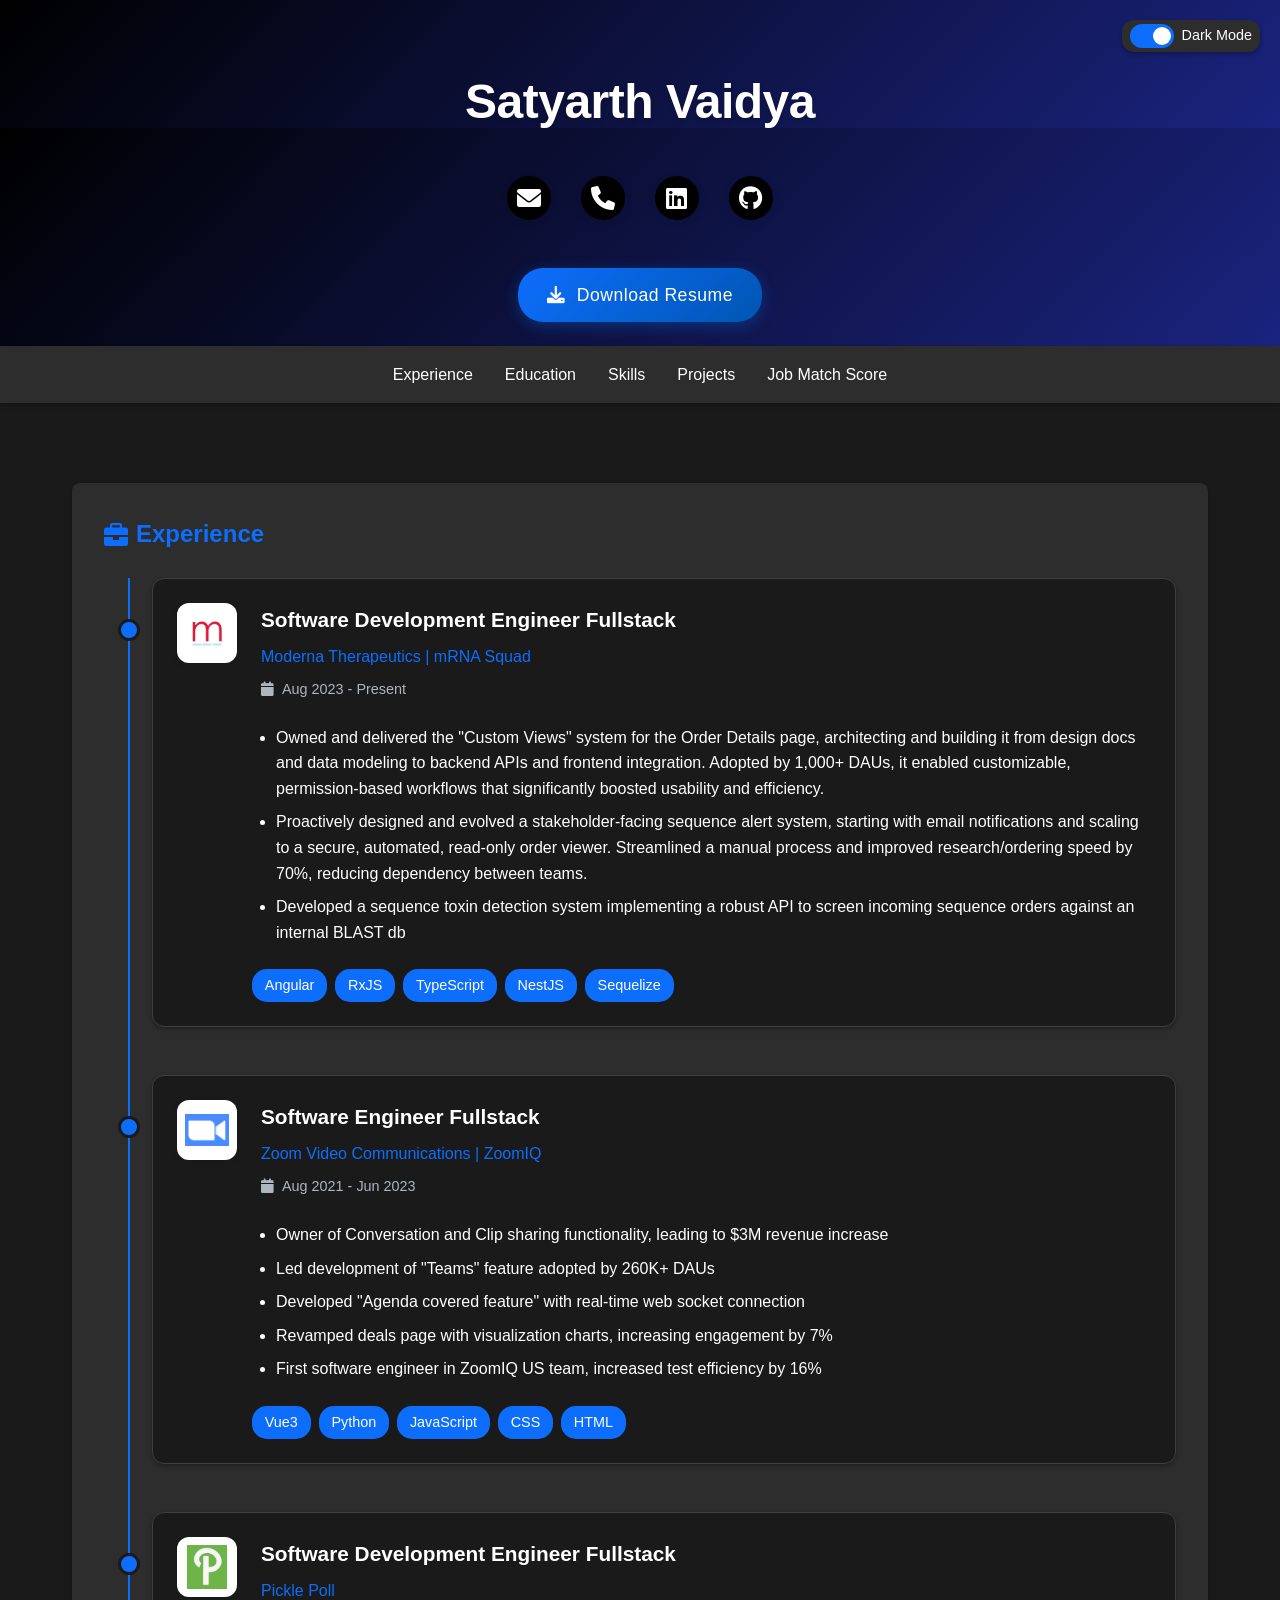
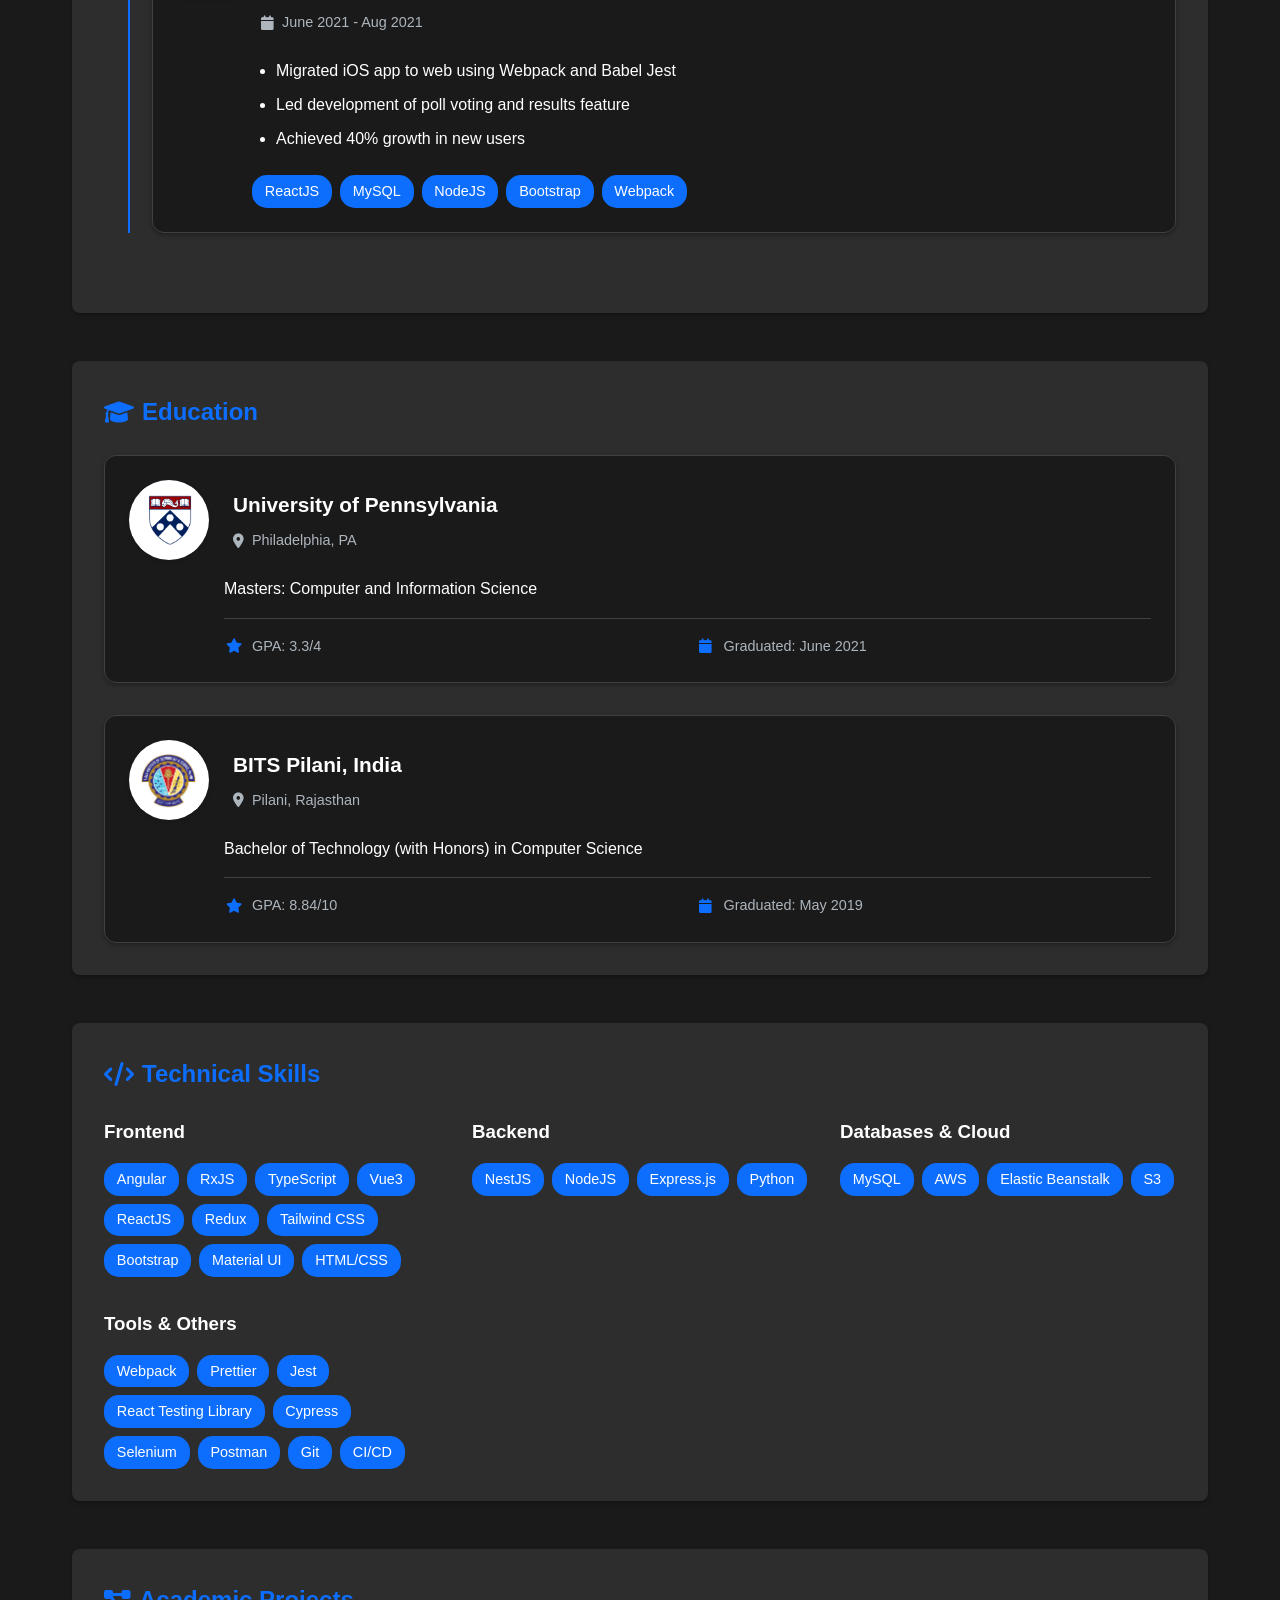
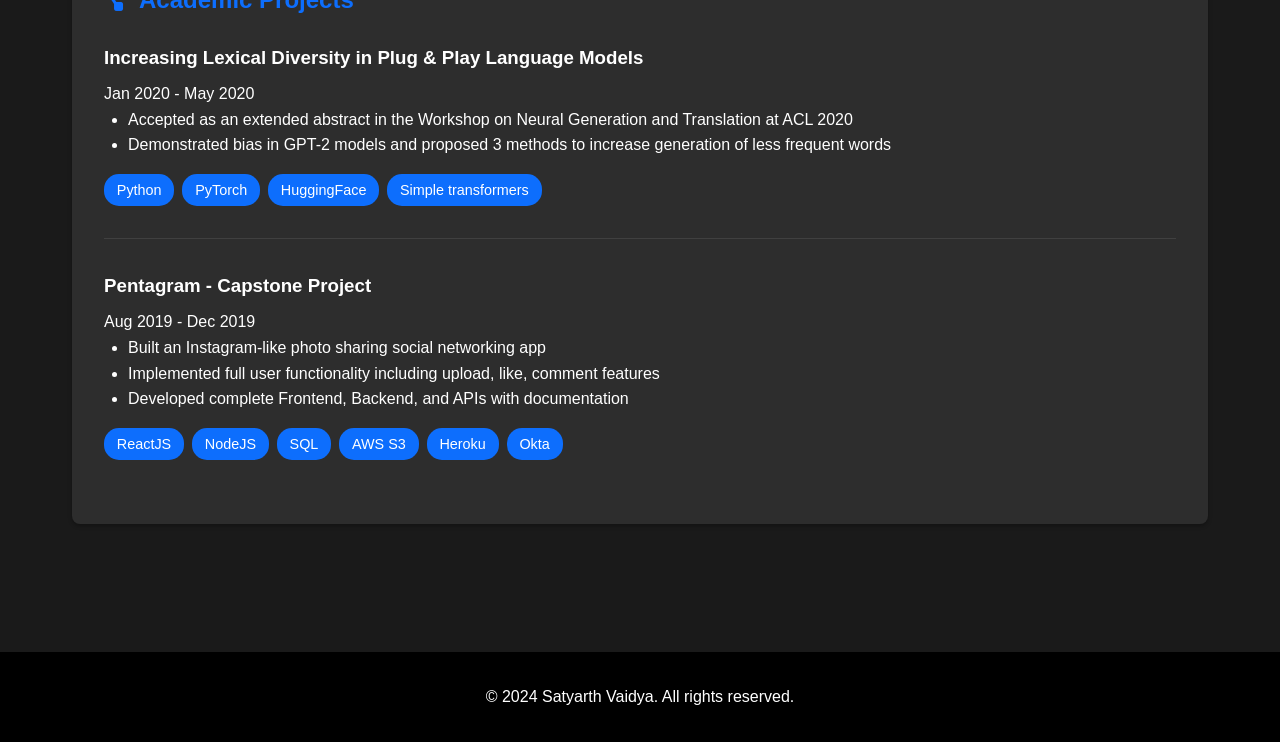
<file: index.html>
<!DOCTYPE html>
<html lang="en">
  <head>
    <meta charset="UTF-8" />
    <meta name="viewport" content="width=device-width, initial-scale=1.0" />
    <title>Satyarth Vaidya - FullstackSoftware Engineer</title>
    <link rel="stylesheet" href="style.css" />
    <link
      rel="stylesheet"
      href="https://cdnjs.cloudflare.com/ajax/libs/font-awesome/6.0.0/css/all.min.css"
    />
  </head>
  <body>
    <div class="theme-switch-wrapper">
      <label class="theme-switch" for="checkbox">
        <input type="checkbox" id="checkbox" />
        <div class="slider round"></div>
      </label>
      <em>Dark Mode</em>
    </div>

    <header>
      <div class="header-content">
        <h1>Satyarth Vaidya</h1>
        <h2>Fullstack Software Engineer</h2>
      </div>
    </header>
    <div class="contact-info">
      <div class="social-icons">
        <a href="mailto:satyarthvaidya@gmail.com" title="Email">
          <i class="fas fa-envelope"></i>
        </a>
        <a href="tel:+15743290284" title="Phone">
          <i class="fas fa-phone"></i>
        </a>
        <a
          href="https://www.linkedin.com/in/satyarth-vaidya-1a784a12b/"
          target="_blank"
          title="LinkedIn"
        >
          <i class="fab fa-linkedin"></i>
        </a>
        <a
          href="https://github.com/SatyWritesCode"
          target="_blank"
          title="GitHub"
        >
          <i class="fab fa-github"></i>
        </a>
      </div>
      <div class="resume-btn-wrapper">
        <a
          href="assets/resume.pdf"
          class="resume-btn"
          download="Satyarth_Vaidya_Resume.pdf"
        >
          <i class="fas fa-download"></i> Download Resume
        </a>
      </div>
    </div>
    <nav>
      <ul>
        <li><a href="#experience">Experience</a></li>
        <li><a href="#education">Education</a></li>
        <li><a href="#skills">Skills</a></li>
        <li><a href="#projects">Projects</a></li>
        <li><a href="job-match.html">Job Match Score</a></li>
      </ul>
    </nav>

    <main>
      <section id="experience">
        <h2><i class="fas fa-briefcase"></i> Experience</h2>
        <div class="timeline">
          <div class="job">
            <div class="job-header">
              <div class="company-logo">
                <img
                  src="assets/company-logos/moderna-logo.png"
                  alt="Moderna Logo"
                />
              </div>
              <div class="job-title">
                <h3>Software Development Engineer Fullstack</h3>
                <h4>Moderna Therapeutics | mRNA Squad</h4>
                <p class="date">
                  <i class="fas fa-calendar"></i> Aug 2023 - Present
                </p>
              </div>
            </div>
            <div class="job-content">
              <ul>
                <li>
                  Owned and delivered the "Custom Views" system for the Order
                  Details page, architecting and building it from design docs
                  and data modeling to backend APIs and frontend integration.
                  Adopted by 1,000+ DAUs, it enabled customizable,
                  permission-based workflows that significantly boosted
                  usability and efficiency.
                </li>
                <li>
                  Proactively designed and evolved a stakeholder-facing sequence
                  alert system, starting with email notifications and scaling to
                  a secure, automated, read-only order viewer. Streamlined a
                  manual process and improved research/ordering speed by 70%,
                  reducing dependency between teams.
                </li>
                <li>
                  Developed a sequence toxin detection system implementing a
                  robust API to screen incoming sequence orders against an
                  internal BLAST db
                </li>
              </ul>
              <div class="tech-stack">
                <span>Angular</span>
                <span>RxJS</span>
                <span>TypeScript</span>
                <span>NestJS</span>
                <span>Sequelize</span>
              </div>
            </div>
          </div>

          <div class="job">
            <div class="job-header">
              <div class="company-logo">
                <img src="assets/company-logos/zoom-logo.png" alt="Zoom Logo" />
              </div>
              <div class="job-title">
                <h3>Software Engineer Fullstack</h3>
                <h4>Zoom Video Communications | ZoomIQ</h4>
                <p class="date">
                  <i class="fas fa-calendar"></i> Aug 2021 - Jun 2023
                </p>
              </div>
            </div>
            <div class="job-content">
              <ul>
                <li>
                  Owner of Conversation and Clip sharing functionality, leading
                  to $3M revenue increase
                </li>
                <li>
                  Led development of "Teams" feature adopted by 260K+ DAUs
                </li>
                <li>
                  Developed "Agenda covered feature" with real-time web socket
                  connection
                </li>
                <li>
                  Revamped deals page with visualization charts, increasing
                  engagement by 7%
                </li>
                <li>
                  First software engineer in ZoomIQ US team, increased test
                  efficiency by 16%
                </li>
              </ul>
              <div class="tech-stack">
                <span>Vue3</span>
                <span>Python</span>
                <span>JavaScript</span>
                <span>CSS</span>
                <span>HTML</span>
              </div>
            </div>
          </div>

          <div class="job">
            <div class="job-header">
              <div class="company-logo">
                <img
                  src="assets/company-logos/pickle-poll-logo.png"
                  alt="Pickle Poll Logo"
                />
              </div>
              <div class="job-title">
                <h3>Software Development Engineer Fullstack</h3>
                <h4>Pickle Poll</h4>
                <p class="date">
                  <i class="fas fa-calendar"></i> June 2021 - Aug 2021
                </p>
              </div>
            </div>
            <div class="job-content">
              <ul>
                <li>Migrated iOS app to web using Webpack and Babel Jest</li>
                <li>Led development of poll voting and results feature</li>
                <li>Achieved 40% growth in new users</li>
              </ul>
              <div class="tech-stack">
                <span>ReactJS</span>
                <span>MySQL</span>
                <span>NodeJS</span>
                <span>Bootstrap</span>
                <span>Webpack</span>
              </div>
            </div>
          </div>
        </div>
      </section>

      <section id="education">
        <h2><i class="fas fa-graduation-cap"></i> Education</h2>
        <div class="education-container">
          <div class="education-item">
            <div class="education-header">
              <div class="school-logo">
                <img
                  src="assets/logos/upenn-logo.png"
                  alt="University of Pennsylvania Logo"
                />
              </div>
              <div class="school-info">
                <h3>University of Pennsylvania</h3>
                <p class="location">
                  <i class="fas fa-map-marker-alt"></i> Philadelphia, PA
                </p>
              </div>
            </div>
            <div class="education-details">
              <p class="degree">Masters: Computer and Information Science</p>
              <div class="education-meta">
                <div class="meta-item">
                  <i class="fas fa-star"></i>
                  <span>GPA: 3.3/4</span>
                </div>
                <div class="meta-item">
                  <i class="fas fa-calendar"></i>
                  <span>Graduated: June 2021</span>
                </div>
              </div>
            </div>
          </div>

          <div class="education-item">
            <div class="education-header">
              <div class="school-logo">
                <img src="assets/logos/bits-logo.png" alt="BITS Pilani Logo" />
              </div>
              <div class="school-info">
                <h3>BITS Pilani, India</h3>
                <p class="location">
                  <i class="fas fa-map-marker-alt"></i> Pilani, Rajasthan
                </p>
              </div>
            </div>
            <div class="education-details">
              <p class="degree">
                Bachelor of Technology (with Honors) in Computer Science
              </p>
              <div class="education-meta">
                <div class="meta-item">
                  <i class="fas fa-star"></i>
                  <span>GPA: 8.84/10</span>
                </div>
                <div class="meta-item">
                  <i class="fas fa-calendar"></i>
                  <span>Graduated: May 2019</span>
                </div>
              </div>
            </div>
          </div>
        </div>
      </section>

      <section id="skills">
        <h2><i class="fas fa-code"></i> Technical Skills</h2>
        <div class="skills-container">
          <div class="skill-category">
            <h3>Frontend</h3>
            <div class="skill-tags">
              <span>Angular</span>
              <span>RxJS</span>
              <span>TypeScript</span>
              <span>Vue3</span>
              <span>ReactJS</span>
              <span>Redux</span>
              <span>Tailwind CSS</span>
              <span>Bootstrap</span>
              <span>Material UI</span>
              <span>HTML/CSS</span>
            </div>
          </div>
          <div class="skill-category">
            <h3>Backend</h3>
            <div class="skill-tags">
              <span>NestJS</span>
              <span>NodeJS</span>
              <span>Express.js</span>
              <span>Python</span>
            </div>
          </div>
          <div class="skill-category">
            <h3>Databases & Cloud</h3>
            <div class="skill-tags">
              <span>MySQL</span>
              <span>AWS</span>
              <span>Elastic Beanstalk</span>
              <span>S3</span>
            </div>
          </div>
          <div class="skill-category">
            <h3>Tools & Others</h3>
            <div class="skill-tags">
              <span>Webpack</span>
              <span>Prettier</span>
              <span>Jest</span>
              <span>React Testing Library</span>
              <span>Cypress</span>
              <span>Selenium</span>
              <span>Postman</span>
              <span>Git</span>
              <span>CI/CD</span>
            </div>
          </div>
        </div>
      </section>

      <section id="projects">
        <h2><i class="fas fa-project-diagram"></i> Academic Projects</h2>
        <div class="project">
          <h3>Increasing Lexical Diversity in Plug & Play Language Models</h3>
          <p class="date">Jan 2020 - May 2020</p>
          <ul>
            <li>
              Accepted as an extended abstract in the Workshop on Neural
              Generation and Translation at ACL 2020
            </li>
            <li>
              Demonstrated bias in GPT-2 models and proposed 3 methods to
              increase generation of less frequent words
            </li>
          </ul>
          <div class="tech-stack">
            <span>Python</span>
            <span>PyTorch</span>
            <span>HuggingFace</span>
            <span>Simple transformers</span>
          </div>
        </div>

        <div class="project">
          <h3>Pentagram - Capstone Project</h3>
          <p class="date">Aug 2019 - Dec 2019</p>
          <ul>
            <li>Built an Instagram-like photo sharing social networking app</li>
            <li>
              Implemented full user functionality including upload, like,
              comment features
            </li>
            <li>
              Developed complete Frontend, Backend, and APIs with documentation
            </li>
          </ul>
          <div class="tech-stack">
            <span>ReactJS</span>
            <span>NodeJS</span>
            <span>SQL</span>
            <span>AWS S3</span>
            <span>Heroku</span>
            <span>Okta</span>
          </div>
        </div>
      </section>
    </main>

    <footer>
      <p>© 2024 Satyarth Vaidya. All rights reserved.</p>
    </footer>
    <script src="index.js"></script>
  </body>
</html>
</file>
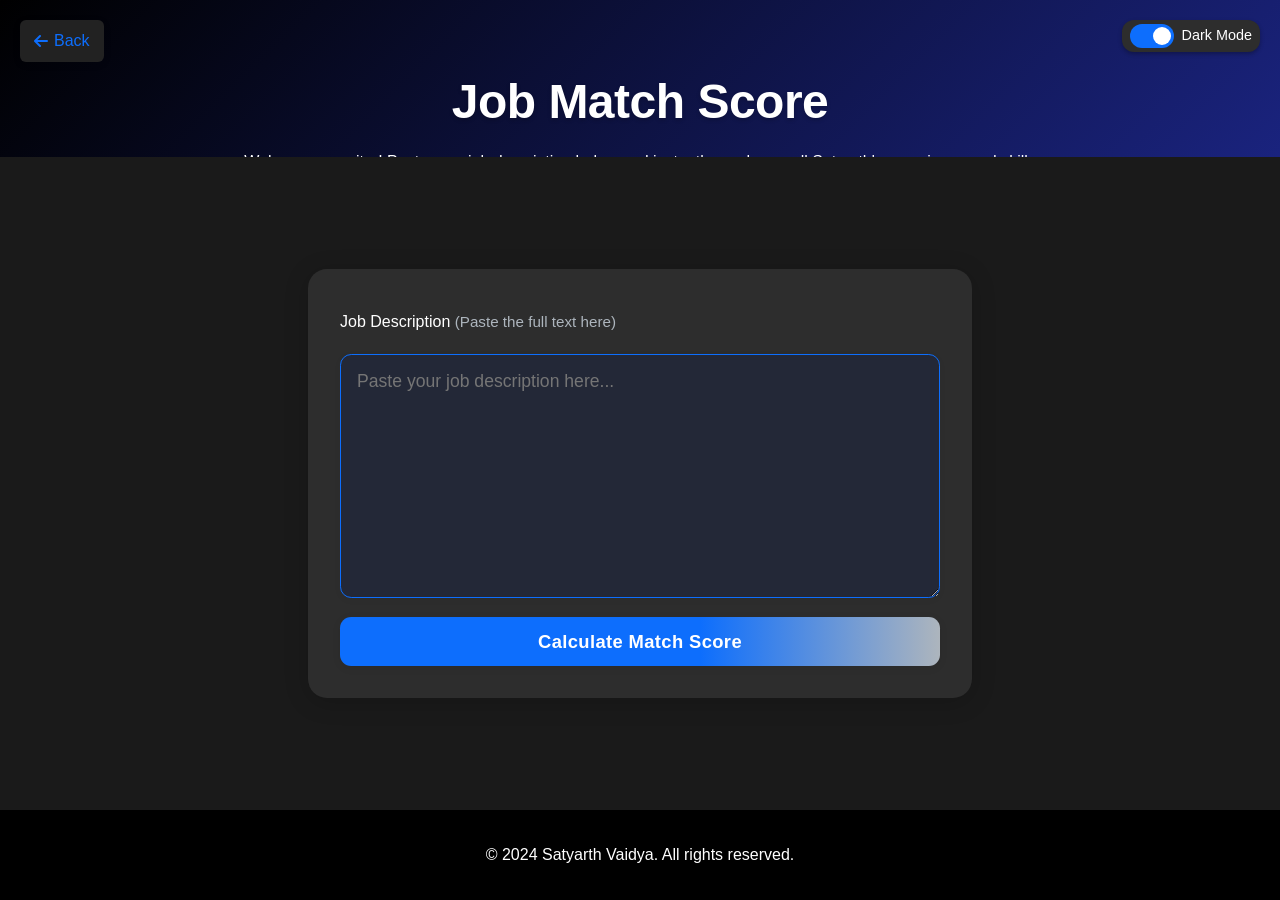
<file: job-match.html>
<!DOCTYPE html>
<html lang="en">
  <head>
    <meta charset="UTF-8" />
    <meta name="viewport" content="width=device-width, initial-scale=1.0" />
    <title>Job Match Score - Satyarth Vaidya</title>
    <link rel="stylesheet" href="style.css" />
    <link
      rel="stylesheet"
      href="https://cdnjs.cloudflare.com/ajax/libs/font-awesome/6.0.0/css/all.min.css"
    />
  </head>
  <body>
    <div class="theme-switch-wrapper">
      <label class="theme-switch" for="checkbox">
        <input type="checkbox" id="checkbox" />
        <div class="slider round"></div>
      </label>
      <em>Dark Mode</em>
    </div>
    <a
      href="index.html"
      class="back-btn"
      style="
        position: absolute;
        top: 20px;
        left: 20px;
        display: flex;
        align-items: center;
        gap: 6px;
        background: var(--background-secondary, #222);
        color: var(--primary-color, #fff);
        padding: 8px 14px;
        border-radius: 6px;
        text-decoration: none;
        font-weight: 500;
        box-shadow: 0 2px 8px rgba(0, 0, 0, 0.08);
        z-index: 1000;
      "
    >
      <i class="fas fa-arrow-left"></i> Back
    </a>
    <header>
      <div class="header-content">
        <h1>Job Match Score</h1>
        <p class="subtitle">
          Welcome, recruiter! Paste your job description below and instantly see
          how well Satyarth's experience and skills match your role. Get a
          quick, AI-powered fit score and summary.
        </p>
      </div>
    </header>
    <main>
      <section class="job-match-section">
        <form id="job-match-form">
          <label for="job-description"
            >Job Description
            <span
              style="
                color: var(--secondary-color);
                font-weight: 400;
                font-size: 0.95em;
              "
              >(Paste the full text here)</span
            ></label
          >
          <textarea
            id="job-description"
            name="job-description"
            rows="10"
            placeholder="Paste your job description here..."
            required
          ></textarea>
          <button type="submit" class="calculate-btn">
            Calculate Match Score
          </button>
        </form>
        <div id="result-section" class="result-section" style="display: none">
          <div class="score-display">
            <span id="match-score"></span>
          </div>
          <div class="score-explanation">
            <p id="match-explanation"></p>
          </div>
          <button
            id="try-again-btn"
            class="try-again-btn"
            style="display: none"
          >
            Try another job
          </button>
        </div>
        <div
          id="loading-indicator"
          class="loading-indicator"
          style="display: none"
        >
          <span class="loading-spinner"></span>
          Analyzing your job description...
        </div>
      </section>
    </main>
    <footer>
      <p>© 2024 Satyarth Vaidya. All rights reserved.</p>
    </footer>
    <script src="jobMatch.js"></script>
  </body>
</html>
</file>
<file: style.css>
:root {
  --primary-color: #007bff;
  --secondary-color: #6c757d;
  --background-color: #ffffff;
  --text-color: #333333;
  --section-bg: #f8f9fa;
  --border-color: #dee2e6;
  --header-bg: #2c3e50;
  --header-text: #ffffff;
  --card-shadow: 0 2px 4px rgba(0, 0, 0, 0.1);
  --transition: all 0.3s ease;
}

[data-theme="dark"] {
  --primary-color: #0d6efd;
  --secondary-color: #adb5bd;
  --background-color: #1a1a1a;
  --text-color: #ffffff;
  --section-bg: #2d2d2d;
  --border-color: #404040;
  --header-bg: #000000;
  --header-text: #ffffff;
  --card-shadow: 0 2px 4px rgba(0, 0, 0, 0.3);
}

* {
  margin: 0;
  padding: 0;
  box-sizing: border-box;
}

html,
body {
  height: 100%;
}
body {
  min-height: 100vh;
  display: flex;
  flex-direction: column;
  font-family: "Segoe UI", Tahoma, Geneva, Verdana, sans-serif;
  line-height: 1.6;
  color: var(--text-color);
  background-color: var(--background-color);
  transition: var(--transition);
}

/* Theme Switch */
.theme-switch-wrapper {
  position: fixed;
  top: 20px;
  right: 20px;
  display: flex;
  align-items: center;
  z-index: 100;
  background-color: var(--section-bg);
  padding: 4px 8px;
  border-radius: 12px;
  box-shadow: var(--card-shadow);
}

.theme-switch-wrapper em {
  margin-left: 8px;
  color: var(--text-color);
  font-style: normal;
  font-size: 0.9rem;
}

.theme-switch {
  display: inline-block;
  height: 24px;
  position: relative;
  width: 44px;
}

.theme-switch input {
  display: none;
}

.slider {
  background-color: #ccc;
  bottom: 0;
  cursor: pointer;
  left: 0;
  position: absolute;
  right: 0;
  top: 0;
  transition: 0.4s;
}

.slider:before {
  background-color: #fff;
  bottom: 3px;
  content: "";
  height: 18px;
  left: 3px;
  position: absolute;
  transition: 0.4s;
  width: 18px;
}

input:checked + .slider {
  background-color: var(--primary-color);
}

input:checked + .slider:before {
  transform: translateX(20px);
}

.slider.round {
  border-radius: 34px;
}

.slider.round:before {
  border-radius: 50%;
}

/* Header */
header {
  background: linear-gradient(135deg, var(--header-bg) 0%, #1a237e 100%);
  color: var(--header-text);
  padding: 4rem 2rem;
  text-align: center;
  position: relative;
  overflow: hidden;
}

header::before {
  content: "";
  position: absolute;
  top: 0;
  left: 0;
  right: 0;
  bottom: 0;
  background: url('data:image/svg+xml,<svg width="20" height="20" viewBox="0 0 20 20" xmlns="http://www.w3.org/2000/svg"><rect width="1" height="1" fill="rgba(255,255,255,0.05)"/></svg>');
  opacity: 0.1;
  pointer-events: none;
}

.header-content {
  max-width: 800px;
  margin: 0 auto;
  position: relative;
  z-index: 1;
}

header h1 {
  font-size: 3rem;
  margin-bottom: 0.5rem;
  font-weight: 700;
  letter-spacing: -0.5px;
  text-shadow: 0 2px 4px rgba(0, 0, 0, 0.2);
  animation: fadeInDown 0.8s ease-out;
}

header h2 {
  font-size: 1.8rem;
  font-weight: 400;
  margin-bottom: 1.5rem;
  opacity: 0.9;
  animation: fadeInUp 0.8s ease-out 0.2s backwards;
}

.contact-info {
  padding: 1.5rem 0;
  background: linear-gradient(135deg, var(--header-bg) 0%, #1a237e 100%);
  color: var(--header-text);
  display: flex;
  flex-direction: column;
  align-items: center;
  width: 100%;
  margin-left: auto;
  margin-right: auto;
}

/* CONTACT ICONS MATCH HEADER */
.social-icons {
  display: flex;
  justify-content: center;
  gap: 1.5rem;
  margin: 1.5rem 0;
  animation: fadeInUp 0.8s ease-out 0.6s backwards;
}

.social-icons a {
  display: flex;
  align-items: center;
  justify-content: center;
  font-size: 1.5rem;
  width: 44px;
  height: 44px;
  border-radius: 50%;
  background: var(--header-bg); /* Always matches header bg */
  color: var(--header-text); /* Always matches header text */
  transition: var(--transition);
  box-shadow: 0 2px 8px rgba(0, 0, 0, 0.1);
  margin: 0 0.18rem;
  border: 2px solid transparent;
  position: relative;
  z-index: 1;
}

.social-icons a:hover,
.social-icons a:focus {
  background: var(--primary-color); /* Accent on hover/focus */
  color: #fff;
  border: 2px solid var(--primary-color);
  transform: scale(1.08) translateY(-2px);
  box-shadow: 0 4px 14px rgba(0, 0, 0, 0.13);
  outline: none;
}

.social-icons a:focus-visible {
  outline: 2px dashed var(--primary-color);
  outline-offset: 2px;
}

[data-theme="dark"] .social-icons a {
  background: var(--header-bg); /* Still matches header in dark */
  color: var(--header-text); /* White or contrast */
  border: 2px solid transparent;
}

[data-theme="dark"] .social-icons a:hover,
[data-theme="dark"] .social-icons a:focus {
  background: var(--primary-color);
  color: #fff;
  border: 2px solid var(--secondary-color);
}

.contact-info p {
  margin: 0.5rem 0;
}

.contact-info a {
  color: var(--header-text);
  text-decoration: none;
}

.contact-info a:hover {
  text-decoration: underline;
}

/* Resume Button Centering */
.resume-btn-wrapper {
  display: flex;
  justify-content: center;
  align-items: center;
  width: 100%;
  margin: 1.5rem 0 0 0;
  padding: 0;
  background: none;
  box-shadow: none;
  border-radius: 0;
  animation: fadeInUp 0.8s ease-out 0.8s backwards;
}

.resume-btn {
  background: linear-gradient(135deg, var(--primary-color) 0%, #0056b3 100%);
  color: white;
  text-decoration: none;
  border-radius: 25px;
  transition: var(--transition);
  font-weight: 500;
  letter-spacing: 0.5px;
  box-shadow: 0 4px 15px rgba(0, 123, 255, 0.3);
  padding: 0.8rem 1.8rem;
  font-size: 1.1rem;
  display: flex;
  align-items: center;
  gap: 0.7rem;
}

.resume-btn:hover {
  transform: translateY(-2px);
  box-shadow: 0 6px 20px rgba(0, 123, 255, 0.4);
  background: linear-gradient(135deg, #0056b3 0%, var(--primary-color) 100%);
}

@keyframes fadeInDown {
  from {
    opacity: 0;
    transform: translateY(-20px);
  }
  to {
    opacity: 1;
    transform: translateY(0);
  }
}

@keyframes fadeInUp {
  from {
    opacity: 0;
    transform: translateY(20px);
  }
  to {
    opacity: 1;
    transform: translateY(0);
  }
}

/* Navigation */
nav {
  background-color: var(--section-bg);
  padding: 1rem 0;
  position: sticky;
  top: 0;
  z-index: 90;
  box-shadow: var(--card-shadow);
}

nav ul {
  display: flex;
  justify-content: center;
  list-style: none;
  gap: 2rem;
}

nav a {
  color: var(--text-color);
  text-decoration: none;
  font-weight: 500;
  transition: var(--transition);
}

nav a:hover {
  color: var(--primary-color);
}

/* Main Content */
main {
  max-width: 1200px;
  margin: 0 auto;
  padding: 2rem;
  padding-top: 5rem;
  flex: 1 0 auto;
}

section {
  margin-bottom: 3rem;
  background-color: var(--section-bg);
  border-radius: 8px;
  padding: 2rem;
  box-shadow: var(--card-shadow);
  scroll-margin-top: 80px;
}

section h2 {
  color: var(--primary-color);
  margin-bottom: 1.5rem;
  display: flex;
  align-items: center;
  gap: 0.5rem;
}

/* Experience */
.timeline {
  position: relative;
  padding-left: 3rem;
}

.timeline::before {
  content: "";
  position: absolute;
  left: 1.5rem;
  top: 0;
  bottom: 0;
  width: 2px;
  background: var(--primary-color);
}

.job {
  position: relative;
  margin-bottom: 3rem;
  background: var(--background-color);
  border-radius: 12px;
  padding: 1.5rem;
  box-shadow: var(--card-shadow);
  transition: var(--transition);
  border: 1px solid var(--border-color);
}

.job::before {
  content: "";
  position: absolute;
  left: -1.5rem;
  top: 2.5rem;
  width: 1rem;
  height: 1rem;
  border-radius: 50%;
  background: var(--primary-color);
  border: 3px solid var(--background-color);
  z-index: 1;
  transform: translateX(-50%);
}

.job:hover {
  transform: translateX(10px);
  box-shadow: 0 5px 15px rgba(0, 0, 0, 0.1);
}

.job:hover::before {
  background: var(--primary-color);
  box-shadow: 0 0 0 4px rgba(0, 123, 255, 0.2);
}

.job-header {
  display: flex;
  align-items: flex-start;
  gap: 1.5rem;
  margin-bottom: 1.5rem;
}

.company-logo {
  width: 60px;
  height: 60px;
  border-radius: 12px;
  overflow: hidden;
  background: white;
  padding: 0.5rem;
  box-shadow: 0 2px 5px rgba(0, 0, 0, 0.1);
  flex-shrink: 0;
}

.company-logo img {
  width: 100%;
  height: 100%;
  object-fit: contain;
}

.job-title {
  flex: 1;
}

.job-title h3 {
  color: var(--text-color);
  margin-bottom: 0.5rem;
  font-size: 1.3rem;
}

.job-title h4 {
  color: var(--primary-color);
  font-weight: 500;
  margin-bottom: 0.5rem;
}

.job-title .date {
  color: var(--secondary-color);
  font-size: 0.9rem;
  display: flex;
  align-items: center;
  gap: 0.5rem;
}

.job-content {
  margin-left: 75px;
}

.job-content ul {
  margin-left: 1.5rem;
  margin-bottom: 1.5rem;
}

.job-content li {
  margin-bottom: 0.5rem;
  position: relative;
}

.tech-stack {
  display: flex;
  flex-wrap: wrap;
  gap: 0.5rem;
  margin-top: 1rem;
}

.tech-stack span {
  background-color: var(--primary-color);
  color: white;
  padding: 0.3rem 0.8rem;
  border-radius: 15px;
  font-size: 0.9rem;
}

/* Education */
.education-container {
  display: flex;
  flex-direction: column;
  gap: 2rem;
}

.education-item {
  background: var(--background-color);
  border-radius: 12px;
  padding: 1.5rem;
  box-shadow: var(--card-shadow);
  transition: var(--transition);
  border: 1px solid var(--border-color);
}

.education-item:hover {
  transform: translateY(-5px);
  box-shadow: 0 5px 15px rgba(0, 0, 0, 0.1);
}

.education-header {
  display: flex;
  align-items: center;
  gap: 1.5rem;
  margin-bottom: 1rem;
}

.school-logo {
  width: 80px;
  height: 80px;
  border-radius: 50%;
  overflow: hidden;
  background: white;
  padding: 0.5rem;
  box-shadow: 0 2px 5px rgba(0, 0, 0, 0.1);
}

.school-logo img {
  width: 100%;
  height: 100%;
  object-fit: contain;
}

.school-info h3 {
  color: var(--text-color);
  margin-bottom: 0.5rem;
  font-size: 1.3rem;
}

.location {
  color: var(--secondary-color);
  font-size: 0.9rem;
  display: flex;
  align-items: center;
  gap: 0.5rem;
}

.education-details {
  margin-left: 95px;
}

.degree {
  color: var(--text-color);
  margin-bottom: 1rem;
  font-weight: 500;
}

.education-meta {
  display: grid;
  grid-template-columns: repeat(2, 1fr);
  gap: 1rem;
  margin-top: 1rem;
  padding-top: 1rem;
  border-top: 1px solid var(--border-color);
}

.meta-item {
  display: flex;
  align-items: center;
  gap: 0.5rem;
  color: var(--secondary-color);
  font-size: 0.9rem;
}

.meta-item i {
  color: var(--primary-color);
  width: 20px;
  text-align: center;
}

.meta-item span {
  flex: 1;
}

@media (max-width: 768px) {
  .education-header {
    flex-direction: column;
    text-align: center;
    gap: 1rem;
  }

  .education-details {
    margin-left: 0;
    text-align: center;
  }

  .education-meta {
    grid-template-columns: 1fr;
    gap: 0.5rem;
  }

  .meta-item {
    justify-content: center;
  }

  .timeline {
    padding-left: 2rem;
  }

  .timeline::before {
    left: 1rem;
  }

  .job::before {
    left: -1rem;
  }
}

/* Skills */
.skills-container {
  display: grid;
  grid-template-columns: repeat(auto-fit, minmax(250px, 1fr));
  gap: 2rem;
}

.skill-category h3 {
  color: var(--text-color);
  margin-bottom: 1rem;
}

.skill-tags {
  display: flex;
  flex-wrap: wrap;
  gap: 0.5rem;
}

.skill-tags span {
  background-color: var(--primary-color);
  color: white;
  padding: 0.3rem 0.8rem;
  border-radius: 15px;
  font-size: 0.9rem;
}

/* Projects */
.project {
  margin-bottom: 2rem;
  padding-bottom: 2rem;
  border-bottom: 1px solid var(--border-color);
}

.project:last-child {
  border-bottom: none;
  padding-bottom: 0;
}

.project h3 {
  color: var(--text-color);
  margin-bottom: 0.5rem;
}

.project ul {
  margin-left: 1.5rem;
  margin-bottom: 1rem;
}

/* Footer */
footer {
  text-align: center;
  padding: 2rem;
  background-color: var(--header-bg);
  color: var(--header-text);
  margin-top: 3rem;
  flex-shrink: 0;
}

/* Responsive Design */
@media (max-width: 768px) {
  header {
    padding: 3rem 1rem;
  }

  header h1 {
    font-size: 2.2rem;
  }

  header h2 {
    font-size: 1.4rem;
  }

  nav ul {
    flex-direction: column;
    align-items: center;
    gap: 1rem;
  }

  main {
    padding: 1rem;
  }

  section {
    padding: 1.5rem;
  }

  .skills-container {
    grid-template-columns: 1fr;
  }

  .tech-stack,
  .skill-tags {
    justify-content: center;
  }

  .timeline {
    padding-left: 2rem;
  }

  .timeline::before {
    left: 1rem;
  }

  .job::before {
    left: -1rem;
  }

  .job-header {
    flex-direction: column;
    align-items: center;
    text-align: center;
    gap: 1rem;
  }

  .job-content {
    margin-left: 0;
  }

  .job-title .date {
    justify-content: center;
  }

  .social-icons {
    gap: 1rem;
  }

  .social-icons a {
    font-size: 1.3rem;
    width: 38px;
    height: 38px;
  }
}

/* Animations */
@keyframes fadeIn {
  from {
    opacity: 0;
    transform: translateY(20px);
  }
  to {
    opacity: 1;
    transform: translateY(0);
  }
}

section {
  animation: fadeIn 0.5s ease-out;
}

/* Job Match Page Styles */
.job-match-section {
  max-width: 700px;
  margin: 2rem auto;
  background: var(--background-color);
  border-radius: 1.2rem;
  box-shadow: 0 4px 24px rgba(0, 0, 0, 0.08);
  padding: 2.5rem 2rem 2rem 2rem;
  display: flex;
  flex-direction: column;
  align-items: center;
}

#job-match-form {
  width: 100%;
  display: flex;
  flex-direction: column;
  gap: 1.2rem;
}

#job-description {
  width: 100%;
  min-height: 160px;
  padding: 1rem;
  border: 1.5px solid var(--primary-color);
  border-radius: 0.7rem;
  font-size: 1.1rem;
  font-family: inherit;
  background: var(--section-bg);
  color: var(--text-color);
  transition: border 0.2s, box-shadow 0.2s;
  resize: vertical;
  box-shadow: 0 2px 8px rgba(0, 0, 0, 0.03);
}
#job-description:focus {
  outline: none;
  border: 2px solid var(--primary-color);
  box-shadow: 0 0 0 2px rgba(0, 123, 255, 0.1);
}

.calculate-btn {
  background: linear-gradient(
    90deg,
    var(--primary-color) 60%,
    var(--secondary-color) 100%
  );
  color: #fff;
  font-size: 1.15rem;
  font-weight: 600;
  border: none;
  border-radius: 0.7rem;
  padding: 0.85rem 0;
  cursor: pointer;
  box-shadow: 0 2px 8px rgba(0, 0, 0, 0.08);
  transition: background 0.2s, transform 0.1s;
  width: 100%;
  letter-spacing: 0.02em;
}
.calculate-btn:hover:not(:disabled) {
  background: linear-gradient(
    90deg,
    var(--primary-color) 60%,
    var(--secondary-color) 100%
  );
  opacity: 0.92;
  transform: translateY(-2px) scale(1.02);
}
.calculate-btn:disabled {
  opacity: 0.6;
  cursor: not-allowed;
}

.result-section {
  margin-top: 2rem;
  width: 100%;
  background: var(--section-bg);
  border-radius: 0.7rem;
  box-shadow: 0 2px 8px rgba(0, 0, 0, 0.04);
  padding: 1.5rem 1.2rem;
  display: flex;
  flex-direction: column;
  align-items: center;
  animation: fadeIn 0.5s;
}

.score-display {
  font-size: 2.2rem;
  font-weight: 700;
  color: var(--primary-color);
  margin-bottom: 0.5rem;
}

.score-explanation {
  font-size: 1.1rem;
  color: var(--text-color);
  text-align: center;
  margin-bottom: 1rem;
}

.try-again-btn {
  background: var(--section-bg);
  color: var(--primary-color);
  border: 1.5px solid var(--primary-color);
  border-radius: 0.7rem;
  padding: 0.6rem 1.5rem;
  font-size: 1rem;
  font-weight: 500;
  cursor: pointer;
  transition: background 0.2s, color 0.2s, border 0.2s;
}
.try-again-btn:hover {
  background: var(--primary-color);
  color: #fff;
  border: 1.5px solid var(--secondary-color);
}

.loading-indicator {
  margin-top: 1.5rem;
  font-size: 1.1rem;
  color: var(--primary-color);
  font-weight: 500;
  letter-spacing: 0.03em;
  display: flex;
  align-items: center;
  gap: 0.7rem;
}

/* Spinner styles */
.loading-spinner {
  width: 28px;
  height: 28px;
  border: 4px solid var(--primary-color);
  border-top: 4px solid var(--section-bg);
  border-radius: 50%;
  animation: spin 1s linear infinite;
}
@keyframes spin {
  0% {
    transform: rotate(0deg);
  }
  100% {
    transform: rotate(360deg);
  }
}

/* Dark mode overrides */
[data-theme="dark"] .job-match-section {
  background: var(--section-bg);
  box-shadow: 0 4px 24px rgba(0, 0, 0, 0.18);
}
[data-theme="dark"] #job-description {
  background: #232837;
  color: #f1f1f1;
  border: 1.5px solid var(--primary-color);
}
[data-theme="dark"] #job-description:focus {
  border: 2px solid var(--primary-color);
  box-shadow: 0 0 0 2px rgba(0, 198, 255, 0.1);
}
[data-theme="dark"] .result-section {
  background: #232837;
  color: #f1f1f1;
}
[data-theme="dark"] .score-explanation {
  color: #e0e6f7;
}
[data-theme="dark"] .try-again-btn {
  background: #232837;
  color: var(--primary-color);
  border: 1.5px solid var(--primary-color);
}
[data-theme="dark"] .try-again-btn:hover {
  background: var(--primary-color);
  color: #232837;
  border: 1.5px solid var(--secondary-color);
}
[data-theme="dark"] .loading-indicator {
  color: var(--primary-color);
}

@media (min-width: 900px) {
  .job-match-section {
    max-width: 900px;
  }
  #job-description {
    min-width: 600px;
    max-width: 800px;
  }
}
</file>
